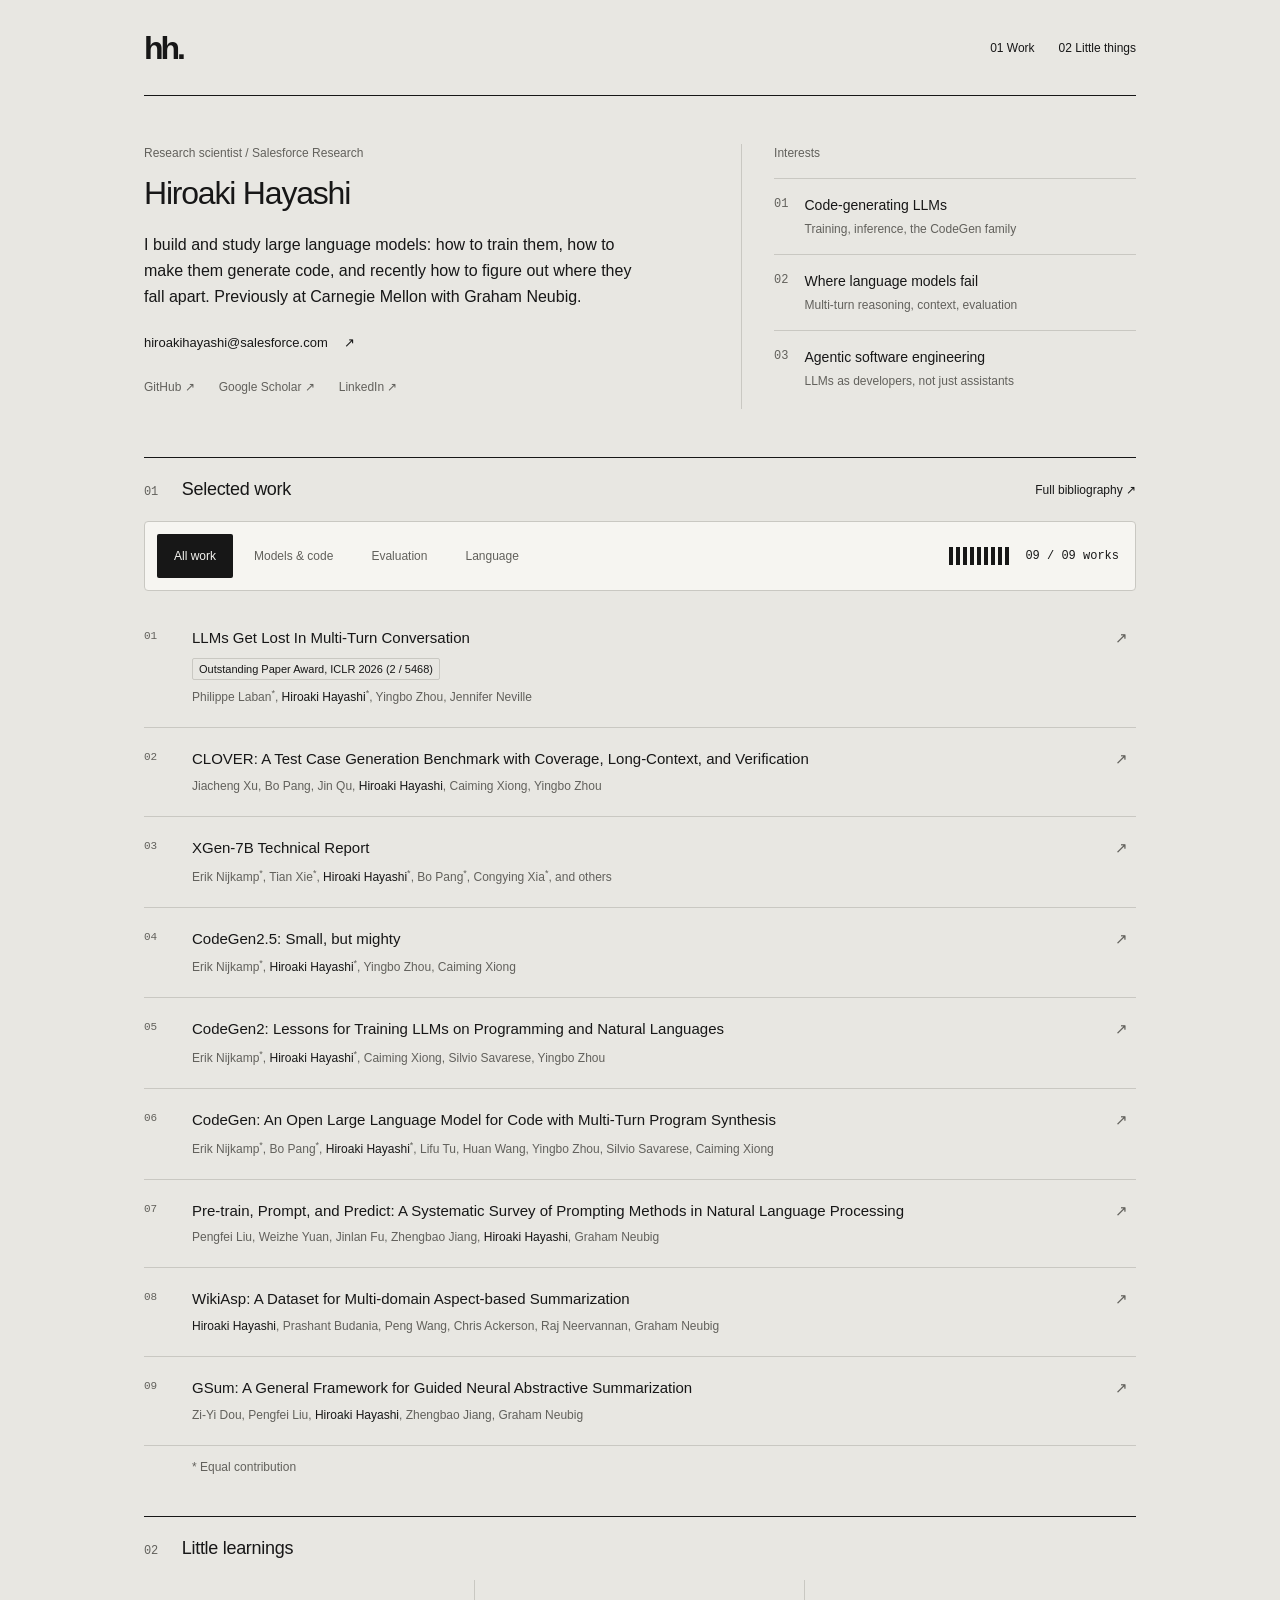
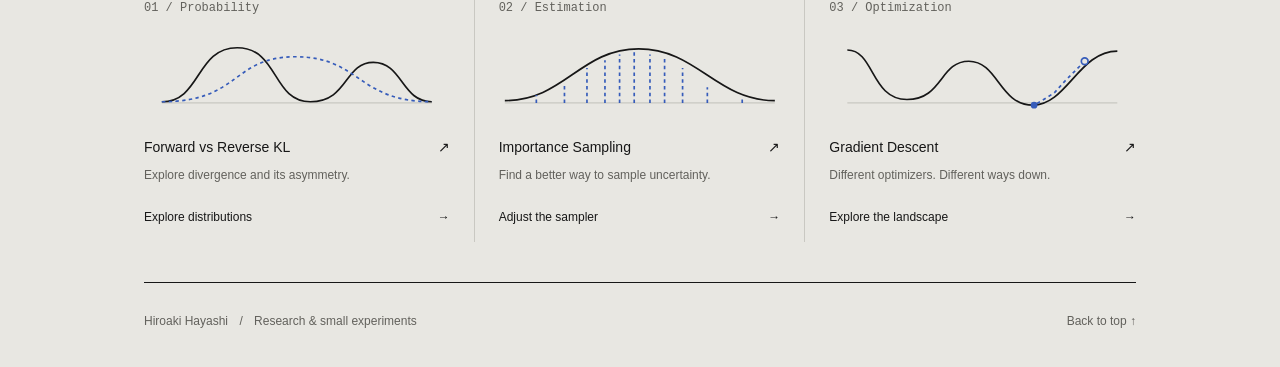
<file: index.html>
<!DOCTYPE html>
<html lang="en">
<head>
  <meta charset="UTF-8">
  <meta name="viewport" content="width=device-width, initial-scale=1.0">
  <meta http-equiv="Content-Type" content="text/html;charset=UTF-8">
  <meta name="description" content="Hiroaki Hayashi — research scientist at Salesforce Research.">
  <script src="js/site.js" defer></script>
  <link rel="stylesheet" type="text/css" href="css/site.css">
  <link rel="shortcut icon" type="image/x-icon" href="favicon.ico"/>
  <title>Hiroaki Hayashi</title>
</head>
<body>
  <a class="skip-link" href="#work">Skip to selected work</a>
  <div class="wrapper" id="top">
    <header class="masthead">
      <a class="wordmark" href="#top" aria-label="Hiroaki Hayashi, top of page">hh.</a>
      <nav aria-label="Page sections"><a href="#work">01 Work</a><a href="#experiments">02 Little things</a></nav>
    </header>
    <main>
    <section class="profile" aria-labelledby="name">
      <div class="identity">
        <p class="eyebrow">Research scientist / Salesforce Research</p>
        <h1 id="name">Hiroaki Hayashi</h1>
        <p class="bio">I build and study large language models: how to train them, how to make them generate code, and recently how to figure out where they fall apart. Previously at Carnegie Mellon with Graham Neubig.</p>
        <a class="email" href="mailto:hiroakihayashi@salesforce.com">hiroakihayashi@salesforce.com <span aria-hidden="true">↗</span></a>
        <nav class="connections" aria-label="Elsewhere"><a href="https://github.com/rooa">GitHub ↗</a><a href="https://scholar.google.com/citations?user=dhdP1fIAAAAJ">Google Scholar ↗</a><a href="https://www.linkedin.com/in/hiroakihayashi">LinkedIn ↗</a></nav>
      </div>
      <aside class="interests" aria-labelledby="interests-title">
        <h2 id="interests-title">Interests</h2>
        <ol>
          <li><span class="index">01</span><div>Code-generating LLMs<span>Training, inference, the CodeGen family</span></div></li>
          <li><span class="index">02</span><div>Where language models fail<span>Multi-turn reasoning, context, evaluation</span></div></li>
          <li><span class="index">03</span><div>Agentic software engineering<span>LLMs as developers, not just assistants</span></div></li>
        </ol>
      </aside>
    </section>
    <section id="work" aria-labelledby="work-title">
    <div class="section-heading"><h2 id="work-title"><span class="index">01</span> Selected work</h2><a class="text-link" href="https://scholar.google.com/citations?user=dhdP1fIAAAAJ">Full bibliography ↗</a></div>
    <div class="work-controls" hidden>
      <div class="filter-group" role="group" aria-label="Filter selected work">
        <button type="button" data-filter="all" aria-pressed="true">All work</button>
        <button type="button" data-filter="models" aria-pressed="false">Models &amp; code</button>
        <button type="button" data-filter="evaluation" aria-pressed="false">Evaluation</button>
        <button type="button" data-filter="language" aria-pressed="false">Language</button>
      </div>
      <div class="selection-readout"><span class="selection-track" aria-hidden="true"></span><output id="work-count" aria-live="polite" aria-atomic="true">09 / 09 works</output></div>
    </div>
    <ul class="publications">
      <li class="bibitem" data-category="evaluation" data-index="01">
        <a href="https://arxiv.org/abs/2505.06120">LLMs Get Lost In Multi-Turn Conversation</a>
        <span class="venue">Outstanding Paper Award, ICLR 2026 (2 / 5468)</span>
        <span class="authors">Philippe Laban<sup>*</sup>, <span class="me">Hiroaki Hayashi</span><sup>*</sup>, Yingbo Zhou, Jennifer Neville</span>
      </li>
      <li class="bibitem" data-category="evaluation" data-index="02">
        <a href="https://arxiv.org/abs/2502.08806">CLOVER: A Test Case Generation Benchmark with Coverage, Long-Context, and Verification</a>
        <span class="authors">Jiacheng Xu, Bo Pang, Jin Qu, <span class="me">Hiroaki Hayashi</span>, Caiming Xiong, Yingbo Zhou</span>
      </li>
      <li class="bibitem" data-category="models" data-index="03">
        <a href="https://arxiv.org/abs/2309.03450">XGen-7B Technical Report</a>
        <span class="authors">Erik Nijkamp<sup>*</sup>, Tian Xie<sup>*</sup>, <span class="me">Hiroaki Hayashi</span><sup>*</sup>, Bo Pang<sup>*</sup>, Congying Xia<sup>*</sup>, and others</span>
      </li>
      <li class="bibitem" data-category="models" data-index="04">
        <a href="https://blog.salesforceairesearch.com/codegen25/">CodeGen2.5: Small, but mighty</a>
        <span class="authors">Erik Nijkamp<sup>*</sup>, <span class="me">Hiroaki Hayashi</span><sup>*</sup>, Yingbo Zhou, Caiming Xiong</span>
      </li>
      <li class="bibitem" data-category="models" data-index="05">
        <a href="https://arxiv.org/abs/2305.02309">CodeGen2: Lessons for Training LLMs on Programming and Natural Languages</a>
        <span class="authors">Erik Nijkamp<sup>*</sup>, <span class="me">Hiroaki Hayashi</span><sup>*</sup>, Caiming Xiong, Silvio Savarese, Yingbo Zhou</span>
      </li>
      <li class="bibitem" data-category="models" data-index="06">
        <a href="https://arxiv.org/abs/2203.13474">CodeGen: An Open Large Language Model for Code with Multi-Turn Program Synthesis</a>
        <span class="authors">Erik Nijkamp<sup>*</sup>, Bo Pang<sup>*</sup>, <span class="me">Hiroaki Hayashi</span><sup>*</sup>, Lifu Tu, Huan Wang, Yingbo Zhou, Silvio Savarese, Caiming Xiong</span>
      </li>
      <li class="bibitem" data-category="language" data-index="07">
        <a href="https://arxiv.org/abs/2107.13586">Pre-train, Prompt, and Predict: A Systematic Survey of Prompting Methods in Natural Language Processing</a>
        <span class="authors">Pengfei Liu, Weizhe Yuan, Jinlan Fu, Zhengbao Jiang, <span class="me">Hiroaki Hayashi</span>, Graham Neubig</span>
      </li>
      <li class="bibitem" data-category="language" data-index="08">
        <a href="https://doi.org/10.1162/tacl_a_00362">WikiAsp: A Dataset for Multi-domain Aspect-based Summarization</a>
        <span class="authors"><span class="me">Hiroaki Hayashi</span>, Prashant Budania, Peng Wang, Chris Ackerson, Raj Neervannan, Graham Neubig</span>
      </li>
      <li class="bibitem" data-category="language" data-index="09">
        <a href="https://aclanthology.org/2021.naacl-main.384">GSum: A General Framework for Guided Neural Abstractive Summarization</a>
        <span class="authors">Zi-Yi Dou, Pengfei Liu, <span class="me">Hiroaki Hayashi</span>, Zhengbao Jiang, Graham Neubig</span>
      </li>
    </ul>

    <p class="contribution-note">* Equal contribution</p>
    </section>
    <section id="experiments" aria-labelledby="experiments-title">
    <div class="section-heading"><h2 id="experiments-title"><span class="index">02</span> Little learnings</h2></div>
    <ul class="projects">
      <li class="project-item">
        <a href="kl-divergence.html"><span class="project-number">01 / Probability</span><svg viewBox="0 0 240 64" aria-hidden="true"><path class="plot-axis" d="M0 55H240"/><path d="M0 54C35 54 30 6 67 6S98 54 132 54 162 19 188 19 213 54 240 54"/><path class="plot-secondary" d="M0 54C70 54 62 14 119 14S174 54 240 54"/></svg><span class="project-title">Forward vs Reverse KL <span aria-hidden="true">↗</span></span><span class="project-desc">Explore divergence and its asymmetry.</span><span class="project-action">Explore distributions <span aria-hidden="true">→</span></span></a>
      </li>
      <li class="project-item">
        <a href="importance_sampling.html"><span class="project-number">02 / Estimation</span><svg viewBox="0 0 240 64" aria-hidden="true"><path class="plot-axis" d="M0 55H240"/><path d="M0 53C53 53 67 7 119 7S188 53 240 53"/><path class="plot-secondary" d="M28 55V48M53 55V39M73 55V24M89 55V17M102 55V12M115 55V9M129 55V12M142 55V16M158 55V24M180 55V41M211 55V50"/></svg><span class="project-title">Importance Sampling <span aria-hidden="true">↗</span></span><span class="project-desc">Find a better way to sample uncertainty.</span><span class="project-action">Adjust the sampler <span aria-hidden="true">→</span></span></a>
      </li>
      <li class="project-item">
        <a href="gradient-descent.html"><span class="project-number">03 / Optimization</span><svg viewBox="0 0 240 64" aria-hidden="true"><path class="plot-axis" d="M0 55H240"/><path d="M0 8C24 8 21 52 53 52S82 18 108 18 135 57 165 57 206 9 240 9"/><path class="plot-secondary" d="M211 18 194 35 184 46 173 53 166 57"/><circle cx="211" cy="18" r="3" style="fill:var(--surface-aluminum);stroke:var(--function-experiment)"/><circle cx="166" cy="57" r="3" style="fill:var(--function-experiment);stroke:none"/></svg><span class="project-title">Gradient Descent <span aria-hidden="true">↗</span></span><span class="project-desc">Different optimizers. Different ways down.</span><span class="project-action">Explore the landscape <span aria-hidden="true">→</span></span></a>
      </li>
    </ul>

    </section>
    </main>
    <footer><span>Hiroaki Hayashi <span class="footer-divider">/</span> Research &amp; small experiments</span><a href="#top">Back to top ↑</a></footer>
  </div>
</body>
</html>
</file>
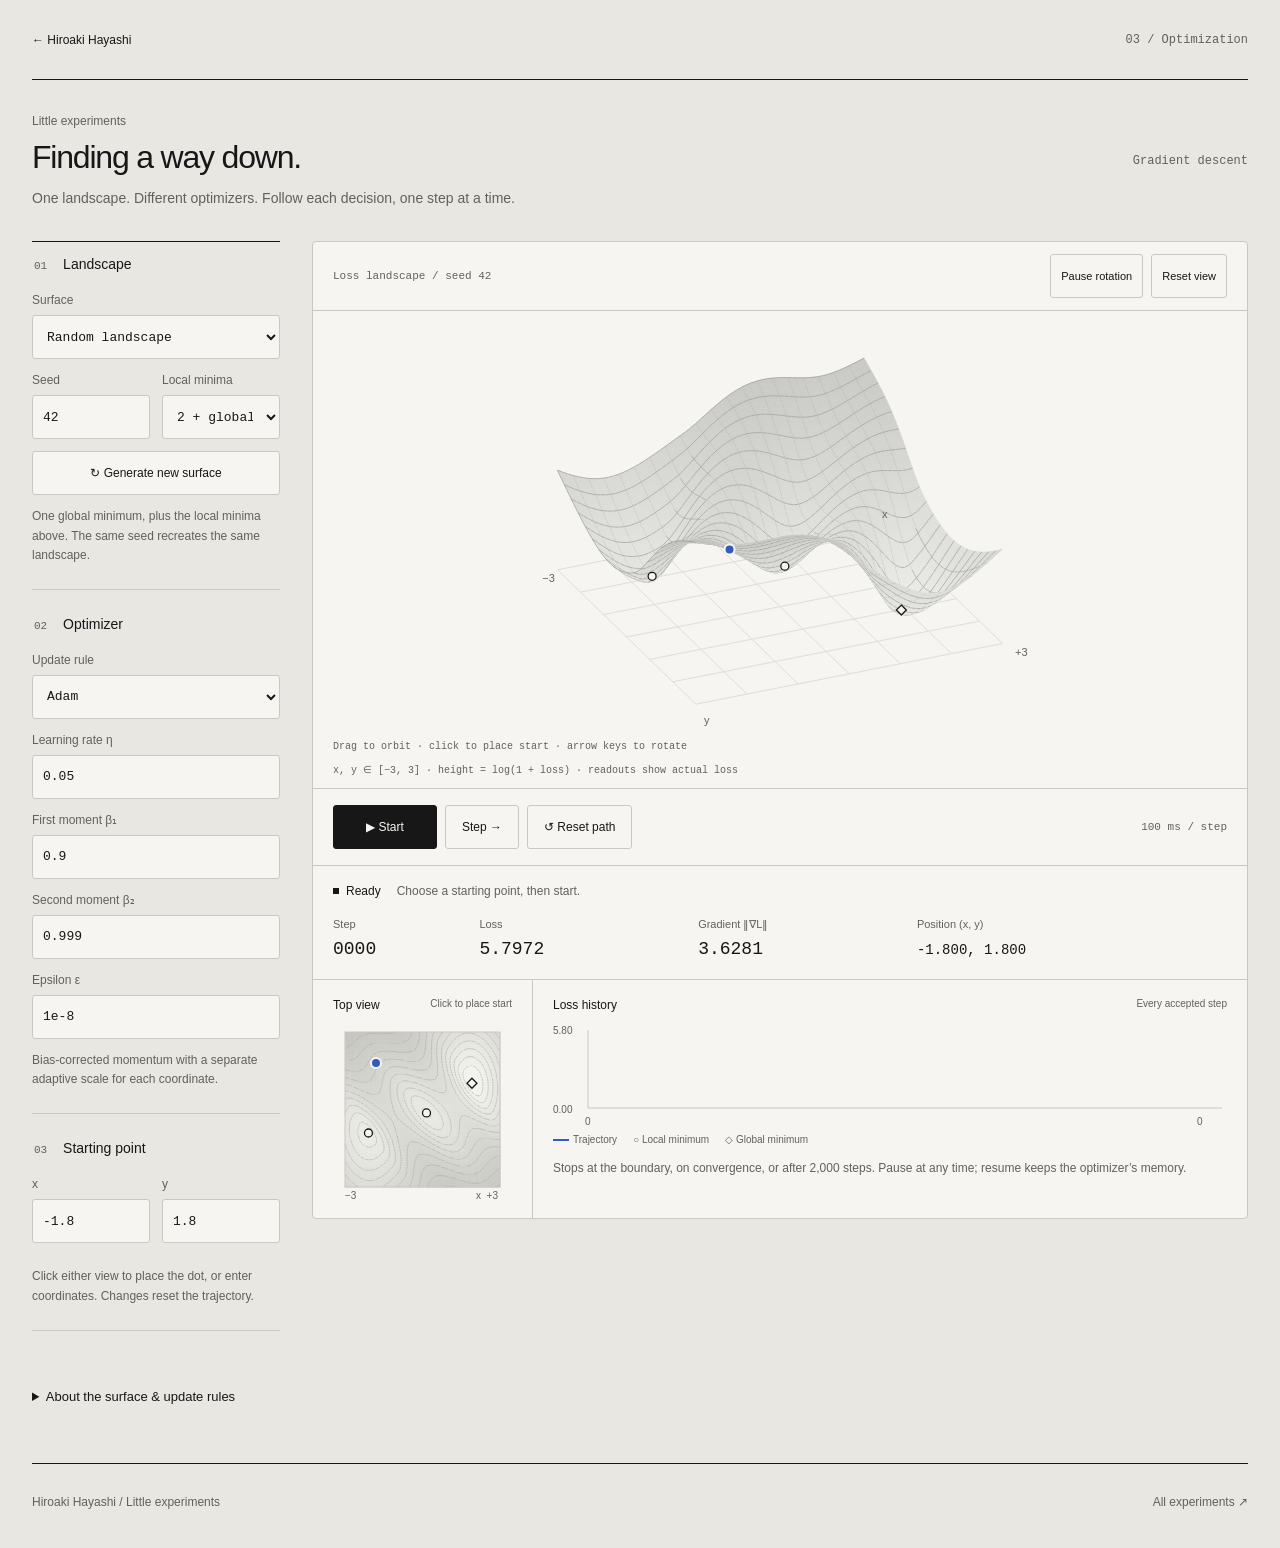
<file: gradient-descent.html>
<!DOCTYPE html>
<html lang="en">
<head>
  <meta charset="UTF-8">
  <meta name="viewport" content="width=device-width, initial-scale=1.0">
  <meta name="description" content="An interactive gradient descent experiment. Generate loss landscapes and explore SGD, momentum, Adam, and RMSprop one step at a time.">
  <title>Gradient Descent — Hiroaki Hayashi</title>
  <link rel="icon" href="favicon.ico">
  <link rel="stylesheet" href="css/site.css">
  <link rel="stylesheet" href="css/descent.css?v=orbit-1">
  <!-- Keep the module revision in sync with its math dependency. -->
  <script type="module" src="js/descent.mjs?v=orbit-1"></script>
</head>
<body>
  <div class="lab-wrapper">
    <header class="lab-header"><a href="index.html#experiments">← Hiroaki Hayashi</a><span>03 / Optimization</span></header>
    <main>
      <div class="lab-title"><div><p class="eyebrow">Little experiments</p><h1>Finding a way down.</h1><p>One landscape. Different optimizers. Follow each decision, one step at a time.</p></div><span class="lab-name">Gradient descent</span></div>
      <noscript><p>This experiment needs JavaScript to generate the surface and run the optimizers.</p></noscript>
      <div class="workbench">
        <details class="settings-drawer" open>
        <summary>Landscape &amp; optimizer settings</summary>
        <form id="settings" class="settings">
          <fieldset><legend><span>01</span> Landscape</legend>
            <label for="landscape">Surface<select id="landscape"><option value="random">Random landscape</option><option value="saddle">Saddle</option><option value="valley">Rosenbrock valley</option><option value="wells">Double well</option><option value="bowl">Elongated bowl</option></select></label>
            <div id="random-settings">
            <div class="field-pair"><label for="seed">Seed<input id="seed" type="number" min="0" max="4294967295" step="1" value="42" required></label><label for="minima">Local minima<select id="minima"><option value="0">0 + global</option><option value="1">1 + global</option><option value="2" selected>2 + global</option><option value="3">3 + global</option><option value="4">4 + global</option><option value="5">5 + global</option></select></label></div>
            <button id="generate" type="button" class="full-width">↻ Generate new surface</button>
            <p class="hint">One global minimum, plus the local minima above. The same seed recreates the same landscape.</p>
            </div>
            <div id="preset-settings" hidden><p class="hint" id="preset-description"></p><button type="button" id="suggested-start" class="full-width">Use suggested start</button><p class="hint">Selecting a preset places its suggested start. Your optimizer and learning rate stay unchanged.</p></div>
          </fieldset>
          <fieldset><legend><span>02</span> Optimizer</legend>
            <label for="optimizer">Update rule<select id="optimizer"><option value="sgd">SGD</option><option value="momentum">SGD + momentum</option><option value="adam" selected>Adam</option><option value="rmsprop">RMSprop</option></select></label>
            <label for="lr">Learning rate η<input id="lr" type="number" min="0.000001" max="100" step="any" value="0.05" required></label>
            <div id="optimizer-params"></div>
            <p class="hint" id="optimizer-description"></p>
          </fieldset>
          <fieldset><legend><span>03</span> Starting point</legend>
            <div class="field-pair"><label for="start-x">x<input id="start-x" type="number" min="-3" max="3" step="any" value="-1.8" required></label><label for="start-y">y<input id="start-y" type="number" min="-3" max="3" step="any" value="1.8" required></label></div>
            <p class="hint">Click either view to place the dot, or enter coordinates. Changes reset the trajectory.</p>
          </fieldset>
        </form>
        </details>
        <section class="instrument" aria-label="Loss landscape and optimizer trajectory">
          <div class="display-header"><span id="surface-label">Loss landscape / seed 42</span><div class="view-control"><button id="auto-rotate" type="button" aria-pressed="true">Pause rotation</button><button id="reset-view" type="button">Reset view</button></div></div>
          <div class="surface-wrap"><canvas id="surface" tabindex="0" aria-label="3D loss surface. Drag to orbit, or use arrow keys when focused. Home resets the view. Click to place a starting point; coordinate inputs provide a keyboard alternative." aria-describedby="orbit-help"></canvas><span class="surface-caption" id="orbit-help">Drag to orbit · click to place start · arrow keys to rotate</span><span class="surface-caption" id="height-caption">x, y ∈ [−3, 3] · height = log(1 + loss)</span></div>
          <div class="transport"><button id="start" type="button" class="primary">▶ Start</button><button id="step" type="button">Step →</button><button id="reset" type="button">↺ Reset path</button><span>100 ms / step</span></div>
          <div class="status-line"><span id="status" role="status" aria-live="polite">Ready</span><span id="status-detail">Choose a starting point, then start.</span></div>
          <dl class="readouts"><div><dt>Step</dt><dd id="step-count">0000</dd></div><div><dt>Loss</dt><dd id="loss">—</dd></div><div><dt>Gradient ‖∇L‖</dt><dd id="gradient">—</dd></div><div><dt>Position (x, y)</dt><dd id="position">—</dd></div></dl>
          <div class="lower-displays"><div class="map-panel"><div class="small-heading">Top view <span>Click to place start</span></div><canvas id="map" aria-label="Top-down loss map. Click to choose x and y; coordinate inputs provide a keyboard alternative."></canvas></div><div class="history-panel"><div class="small-heading">Loss history <span>Every accepted step</span></div><canvas id="history" aria-label="Loss over optimizer steps; current numerical loss is shown above."></canvas><div class="legend"><span><i class="path-key"></i>Trajectory</span><span>○ Local minimum</span><span>◇ Global minimum</span></div><p class="hint">Stops at the boundary, on convergence, or after 2,000 steps. Pause at any time; resume keeps the optimizer’s memory.</p></div></div>
        </section>
      </div>
      <details class="method-notes"><summary>About the surface &amp; update rules</summary><p>The random surface joins alternating wells and ridges with cosine segments, bends the valley, then rotates it in the x–y plane. It has exactly the chosen number of non-global local minima and one global minimum with loss 0. Presets instead use the formulas shown in their descriptions, with fixed geometry and minimum counts. The saddle is unbounded below; its origin is a stationary point, not a minimum.</p><p>The analytic gradient of the actual loss drives optimization. Logarithmic display height only makes the landscape easier to see; negative-valued surfaces are shifted by the lowest sampled mesh value before taking the logarithm. Readouts and loss history retain the original, unshifted values.</p><p>SGD uses the exact gradient here, without minibatch noise. Momentum uses an accumulated gradient; Adam uses bias-corrected first and second moments; RMSprop uses an exponential average of squared gradients. No weight decay is applied. Convergence requires both gradient norm and step length below 0.001 for five consecutive steps.</p><p>Muon operates on matrix-valued parameters, so it is omitted from this two-coordinate experiment. Algorithm references: <a href="https://docs.pytorch.org/docs/stable/generated/torch.optim.SGD.html">SGD</a>, <a href="https://docs.pytorch.org/docs/stable/generated/torch.optim.Adam.html">Adam</a>, <a href="https://docs.pytorch.org/docs/stable/generated/torch.optim.RMSprop.html">RMSprop</a>, <a href="https://docs.pytorch.org/docs/main/generated/torch.optim.Muon.html">Muon</a>.</p></details>
    </main>
    <footer><span>Hiroaki Hayashi / Little experiments</span><a href="index.html#experiments">All experiments ↗</a></footer>
  </div>
</body>
</html>
</file>
<file: css/site.css>
/* Blue identifies experiment diagrams. Black and position identify selection.
   Neutral surfaces carry structure; there is no decorative live/status color. */
:root {
  color-scheme: light;
  --surface-aluminum: #e8e7e2;
  --surface-paper: #f6f5f1;
  --ink: #171717;
  --graphite: #62615c;
  --hairline: #c9c8c2;
  --function-experiment: #365cba;
  --font-body: "Helvetica Neue", Helvetica, Arial, sans-serif;
  --font-mono: "SFMono-Regular", Consolas, "Liberation Mono", monospace;
}
* { box-sizing: border-box; }
body { margin: 0; background: var(--surface-aluminum); color: var(--ink); font: 14px/1.5 var(--font-body); -webkit-font-smoothing: antialiased; }
a { color: inherit; text-decoration: none; }
button { font: inherit; }
a, button { -webkit-tap-highlight-color: transparent; }
:focus-visible { outline: 2px solid var(--ink); outline-offset: 4px; }
[hidden] { display: none !important; }
::selection { background: var(--ink); color: var(--surface-paper); }
.wrapper { max-width: 1088px; margin: auto; padding: 0 48px; }
.masthead { min-height: 96px; display: flex; align-items: center; gap: 24px; border-bottom: 1px solid var(--ink); }
.wordmark { font-size: 32px; font-weight: 700; letter-spacing: -3px; min-width: 48px; }
.masthead-label, .eyebrow, .index, .text-link, .project-number, .project-action, footer, .contribution-note { font-size: 12px; }
.masthead-label { color: var(--graphite); }
.masthead nav { display: flex; gap: 24px; margin-left: auto; }
.masthead nav a, .connections a, footer a { display: inline-flex; align-items: center; min-height: 44px; }
.masthead nav a { font-size: 12px; }
a:hover { text-decoration: underline; text-underline-offset: 4px; }
.profile { display: grid; grid-template-columns: 1.35fr 1fr; gap: 64px; padding: 48px 0; }
.eyebrow { color: var(--graphite); margin: 0; }
h1 { font-size: 32px; line-height: 1.2; font-weight: 500; letter-spacing: -1.2px; margin: 12px 0 20px; }
.bio { font-size: 16px; line-height: 1.6; margin: 0 0 12px; max-width: 490px; }
.previous { color: var(--graphite); font-size: 13px; margin: 0 0 20px; }
.email { display: inline-flex; align-items: center; gap: 16px; min-height: 44px; font-size: 13px; }
.connections { display: flex; gap: 24px; font-size: 12px; color: var(--graphite); }
.interests { border-left: 1px solid var(--hairline); padding-left: 32px; align-self: stretch; }
.interests h2 { margin: 0 0 16px; font-size: 12px; font-weight: 400; color: var(--graphite); }
.interests ol { list-style: none; padding: 0; margin: 0; }
.interests li { display: flex; gap: 16px; padding: 16px 0; border-top: 1px solid var(--hairline); }
.index, .project-number { font-family: var(--font-mono); font-variant-numeric: tabular-nums; color: var(--graphite); }
.interests li div > span { display: block; font-size: 12px; color: var(--graphite); margin-top: 4px; }
section { scroll-margin-top: 24px; }
.section-heading { display: flex; align-items: center; justify-content: space-between; gap: 16px; border-top: 1px solid var(--ink); min-height: 64px; }
.section-heading h2 { display: flex; align-items: baseline; gap: 24px; font-size: 18px; font-weight: 500; margin: 0; letter-spacing: -.3px; }
.text-link { display: inline-flex; align-items: center; min-height: 44px; }
.work-controls { display: flex; align-items: center; justify-content: space-between; gap: 16px; background: var(--surface-paper); padding: 12px; border: 1px solid var(--hairline); border-radius: 4px; margin-bottom: 16px; }
.filter-group { display: flex; gap: 4px; }
.filter-group button { border: 1px solid transparent; border-radius: 2px; min-height: 44px; padding: 0 16px; color: var(--graphite); background: transparent; cursor: pointer; font-size: 12px; transition: background-color 90ms, color 90ms; }
.filter-group button:hover { border-color: var(--hairline); color: var(--ink); }
.filter-group button[aria-pressed="true"] { background: var(--ink); color: var(--surface-paper); }
.filter-group button:active { transform: translateY(1px); }
.selection-readout { display: flex; align-items: center; gap: 16px; padding-right: 4px; }
.selection-track { display: flex; gap: 3px; }
.selection-track i { display: block; width: 4px; height: 18px; background: var(--hairline); transition: background-color 90ms; }
.selection-track i.selected { background: var(--ink); }
output { font: 12px var(--font-mono); white-space: nowrap; font-variant-numeric: tabular-nums; }
.publications { list-style: none; margin: 0; padding: 0; }
.bibitem { position: relative; padding: 20px 40px 20px 48px; border-bottom: 1px solid var(--hairline); }
.bibitem::before { content: attr(data-index); position: absolute; left: 0; top: 23px; font: 11px var(--font-mono); color: var(--graphite); }
.bibitem > a { display: block; font-size: 15px; line-height: 1.5; font-weight: 500; }
.bibitem > a::after { content: '↗'; position: absolute; right: 8px; top: 20px; color: var(--graphite); }
.bibitem:has(a:hover) { background: var(--surface-paper); }
.authors { display: block; color: var(--graphite); font-size: 12px; margin-top: 6px; line-height: 1.6; }
.me { color: var(--ink); }
sup { font-size: 9px; }
.venue { display: inline-block; font-size: 11px; margin-top: 8px; padding: 2px 6px; border: 1px solid var(--hairline); border-radius: 2px; }
.contribution-note { color: var(--graphite); margin: 12px 0 40px 48px; }
.projects { list-style: none; padding: 0; margin: 0 0 40px; display: grid; grid-template-columns: repeat(3, 1fr); }
.project-item { min-width: 0; border-right: 1px solid var(--hairline); }
.project-item:last-child { border-right: 0; }
.project-item > a { display: block; padding: 16px 24px; height: 100%; }
.project-item:first-child > a { padding-left: 0; }
.project-item:last-child > a { padding-right: 0; }
.project-item > a:hover { text-decoration: none; background: var(--surface-paper); }
.project-item svg { display: block; width: 100%; height: 72px; margin: 24px 0; fill: none; stroke: var(--ink); stroke-width: 1.5; }
.project-item .plot-axis { stroke: var(--hairline); stroke-width: 1; }
.project-item .plot-secondary { stroke: var(--function-experiment); stroke-dasharray: 3 3; }
.project-title { display: flex; align-items: baseline; justify-content: space-between; gap: 8px; font-weight: 500; }
.project-desc { display: block; font-size: 12px; color: var(--graphite); margin-top: 8px; }
.project-action { display: flex; justify-content: space-between; margin-top: 24px; }
footer { border-top: 1px solid var(--ink); display: flex; justify-content: space-between; align-items: center; gap: 16px; padding: 16px 0 24px; color: var(--graphite); }
.footer-divider { padding: 0 8px; }
.skip-link { position: fixed; top: -100px; left: 16px; background: var(--ink); color: var(--surface-paper); padding: 12px; z-index: 10; }
.skip-link:focus { top: 16px; }
@media (max-width: 850px) {
  .wrapper { padding: 0 24px; }
  .profile { gap: 32px; }
  .interests { padding-left: 24px; }
  .selection-track { display: none; }
  .filter-group button { padding: 0 12px; }
}
@media (max-width: 620px) {
  .wrapper { padding: 0 20px; }
  .masthead { min-height: 72px; gap: 16px; }
  .masthead-label { display: none; }
  .masthead nav { gap: 20px; }
  .profile { grid-template-columns: 1fr; padding: 32px 0; gap: 24px; }
  h1 { font-size: 30px; }
  .interests { border-left: 0; padding-left: 0; }
  .interests li { padding: 12px 0; }
  .work-controls { flex-wrap: wrap; padding: 8px; gap: 8px; }
  .filter-group { display: grid; grid-template-columns: 1fr 1fr; width: 100%; }
  .selection-readout { width: 100%; justify-content: space-between; padding: 8px; }
  .selection-track { display: flex; }
  .section-heading { flex-wrap: wrap; padding: 12px 0; gap: 4px 16px; }
  .section-heading h2 { font-size: 17px; gap: 16px; }
  .bibitem { padding: 16px 24px 16px 32px; }
  .bibitem::before { top: 20px; }
  .bibitem > a::after { right: 0; top: 16px; }
  .contribution-note { margin-left: 32px; }
  .projects { grid-template-columns: 1fr; }
  .project-item { border-right: 0; border-bottom: 1px solid var(--hairline); }
  .project-item > a, .project-item:first-child > a, .project-item:last-child > a { padding: 24px 0; }
  .project-item svg { max-width: 280px; margin: 16px 0; }
  footer { align-items: flex-start; }
  footer > span { max-width: 200px; }
  footer a { flex-shrink: 0; }
}
@media (prefers-reduced-motion: reduce) { *, *::before, *::after { transition: none !important; transform: none !important; } }
</file>
<file: css/descent.css>
.lab-wrapper { max-width: 1328px; padding: 0 32px; margin: auto; }
.lab-header { display: flex; align-items: center; justify-content: space-between; min-height: 80px; border-bottom: 1px solid var(--ink); font-size: 12px; }
.lab-header a { display: inline-flex; align-items: center; min-height: 44px; }
.lab-header > span, .lab-name { font: 12px var(--font-mono); color: var(--graphite); }
.lab-title { display: flex; justify-content: space-between; align-items: center; padding: 32px 0; gap: 24px; }
.lab-title h1 { margin: 8px 0 12px; }
.lab-title p:last-child { color: var(--graphite); margin: 0; }
.workbench { display: grid; grid-template-columns: 248px minmax(0, 1fr); gap: 32px; align-items: start; }
.settings { padding-top: 12px; border-top: 1px solid var(--ink); }
.settings-drawer > summary { display: none; }
fieldset { border: 0; padding: 0 0 24px; margin: 0 0 24px; border-bottom: 1px solid var(--hairline); min-width: 0; }
legend { font-weight: 500; margin-bottom: 16px; }
legend span { font: 11px var(--font-mono); color: var(--graphite); margin-right: 12px; }
.settings label { display: block; color: var(--graphite); font-size: 12px; margin-bottom: 12px; }
input, select, button { font: inherit; }
.settings input, .settings select { width: 100%; height: 44px; display: block; border: 1px solid var(--hairline); border-radius: 3px; background: var(--surface-paper); color: var(--ink); padding: 8px 10px; margin-top: 6px; font: 13px var(--font-mono); }
.field-pair { display: grid; grid-template-columns: 1fr 1fr; gap: 12px; }
button { min-height: 44px; padding: 8px 16px; border: 1px solid var(--hairline); border-radius: 3px; background: var(--surface-paper); cursor: pointer; color: var(--ink); font-size: 12px; }
button:hover { border-color: var(--ink); }
button:active { transform: translateY(1px); }
button:disabled { cursor: default; opacity: .45; }
.full-width { width: 100%; }
.hint { color: var(--graphite); font-size: 12px; line-height: 1.6; margin: 12px 0 0; }
.instrument { min-width: 0; background: var(--surface-paper); border: 1px solid var(--hairline); border-radius: 4px; }
.display-header { display: flex; align-items: center; justify-content: space-between; gap: 16px; padding: 12px 20px; border-bottom: 1px solid var(--hairline); font: 11px var(--font-mono); color: var(--graphite); }
.view-control { display: flex; align-items: center; gap: 8px; font: 11px var(--font-body); }
.view-control button { padding: 6px 10px; font-size: 11px; }
.surface-wrap { position: relative; }
#surface { display: block; width: 100%; height: 430px; cursor: grab; touch-action: none; }
#surface.dragging { cursor: grabbing; }
.surface-caption { display: block; padding: 0 20px 12px; font: 10px var(--font-mono); color: var(--graphite); }
.transport { display: flex; flex-wrap: wrap; gap: 8px; align-items: center; padding: 16px 20px; border-block: 1px solid var(--hairline); }
.transport .primary { background: var(--ink); color: var(--surface-paper); border-color: var(--ink); min-width: 104px; }
.transport .primary.running { background: #ff5a1f; border-color: #ff5a1f; color: var(--ink); }
.transport > span { margin-left: auto; color: var(--graphite); font: 11px var(--font-mono); }
.status-line { display: flex; flex-wrap: wrap; gap: 8px 16px; padding: 16px 20px 0; font-size: 12px; }
#status { font-weight: 500; }
#status::before { content: ''; display: inline-block; width: 6px; height: 6px; background: var(--ink); margin: 0 7px 1px 0; }
#status[data-state="running"]::before { background: #ff5a1f; }
#status-detail { color: var(--graphite); }
.readouts { display: grid; grid-template-columns: .65fr 1fr 1fr 1.5fr; gap: 12px; padding: 16px 20px 20px; margin: 0; }
dt { font-size: 11px; color: var(--graphite); margin-bottom: 6px; }
dd { margin: 0; font: 18px var(--font-mono); font-variant-numeric: tabular-nums; }
#position { font-size: 14px; padding-top: 3px; }
.lower-displays { display: grid; grid-template-columns: 220px minmax(0, 1fr); border-top: 1px solid var(--hairline); }
.map-panel, .history-panel { padding: 16px 20px; min-width: 0; }
.map-panel { border-right: 1px solid var(--hairline); }
.small-heading { display: flex; flex-wrap: wrap; justify-content: space-between; gap: 4px 8px; font-size: 12px; }
.small-heading > span { font-size: 10px; color: var(--graphite); }
#map { width: 100%; height: 180px; display: block; margin-top: 8px; cursor: crosshair; }
#history { width: 100%; height: 110px; display: block; margin-top: 8px; }
.legend { display: flex; flex-wrap: wrap; gap: 8px 16px; font-size: 10px; color: var(--graphite); }
.path-key { display: inline-block; width: 16px; height: 2px; vertical-align: middle; background: var(--function-experiment); margin-right: 4px; }
.method-notes { margin: 32px 0; max-width: 850px; font-size: 13px; color: var(--graphite); }
.method-notes summary { min-height: 44px; cursor: pointer; color: var(--ink); }
.method-notes a { text-decoration: underline; }
@media (max-width: 950px) { .workbench { gap: 20px; grid-template-columns: 212px minmax(0, 1fr); } .readouts { grid-template-columns: 1fr 1fr; } .lower-displays { grid-template-columns: 1fr; } .map-panel { border-right: 0; border-bottom: 1px solid var(--hairline); } #map { height: 200px; } .display-header { flex-wrap: wrap; } }
@media (max-width: 650px) { .lab-wrapper { padding: 0 16px; } .lab-title { padding: 24px 0; } .lab-name { display: none; } .workbench { grid-template-columns: 1fr; } .settings-drawer > summary { display: list-item; cursor: pointer; min-height: 44px; padding: 12px 0; border-block: 1px solid var(--hairline); } .settings { display: grid; grid-template-columns: 1fr 1fr; gap: 16px; padding-top: 20px; border-top: 0; } .settings fieldset { margin-bottom: 0; padding-bottom: 16px; } .settings fieldset:first-child .field-pair { grid-template-columns: 1fr; gap: 0; } .settings fieldset:last-child { grid-column: 1 / -1; } #surface { height: 330px; } .transport { padding: 12px; } .transport > span { width: 100%; margin: 0; } .display-header { padding-inline: 12px; } .settings button { padding-inline: 8px; } }
@media (max-width: 370px) { .settings { grid-template-columns: 1fr; } }
</file>
